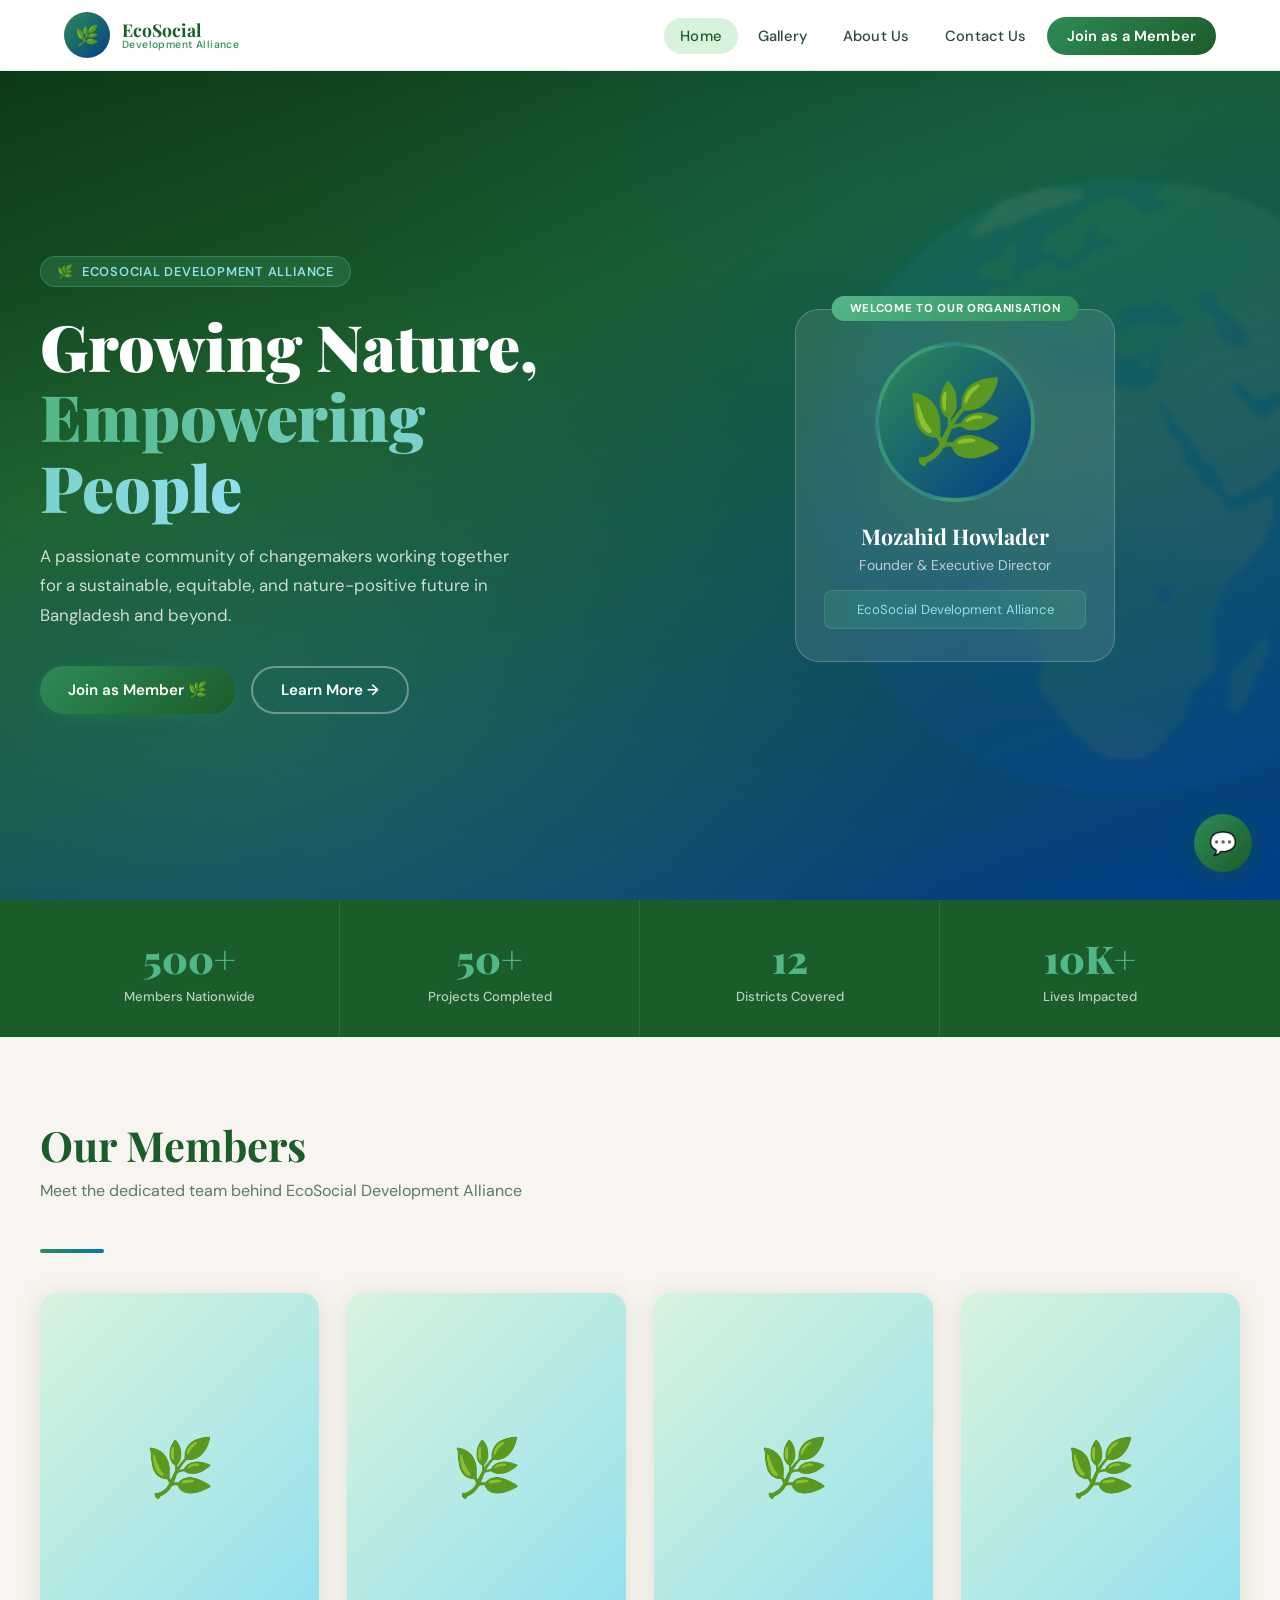
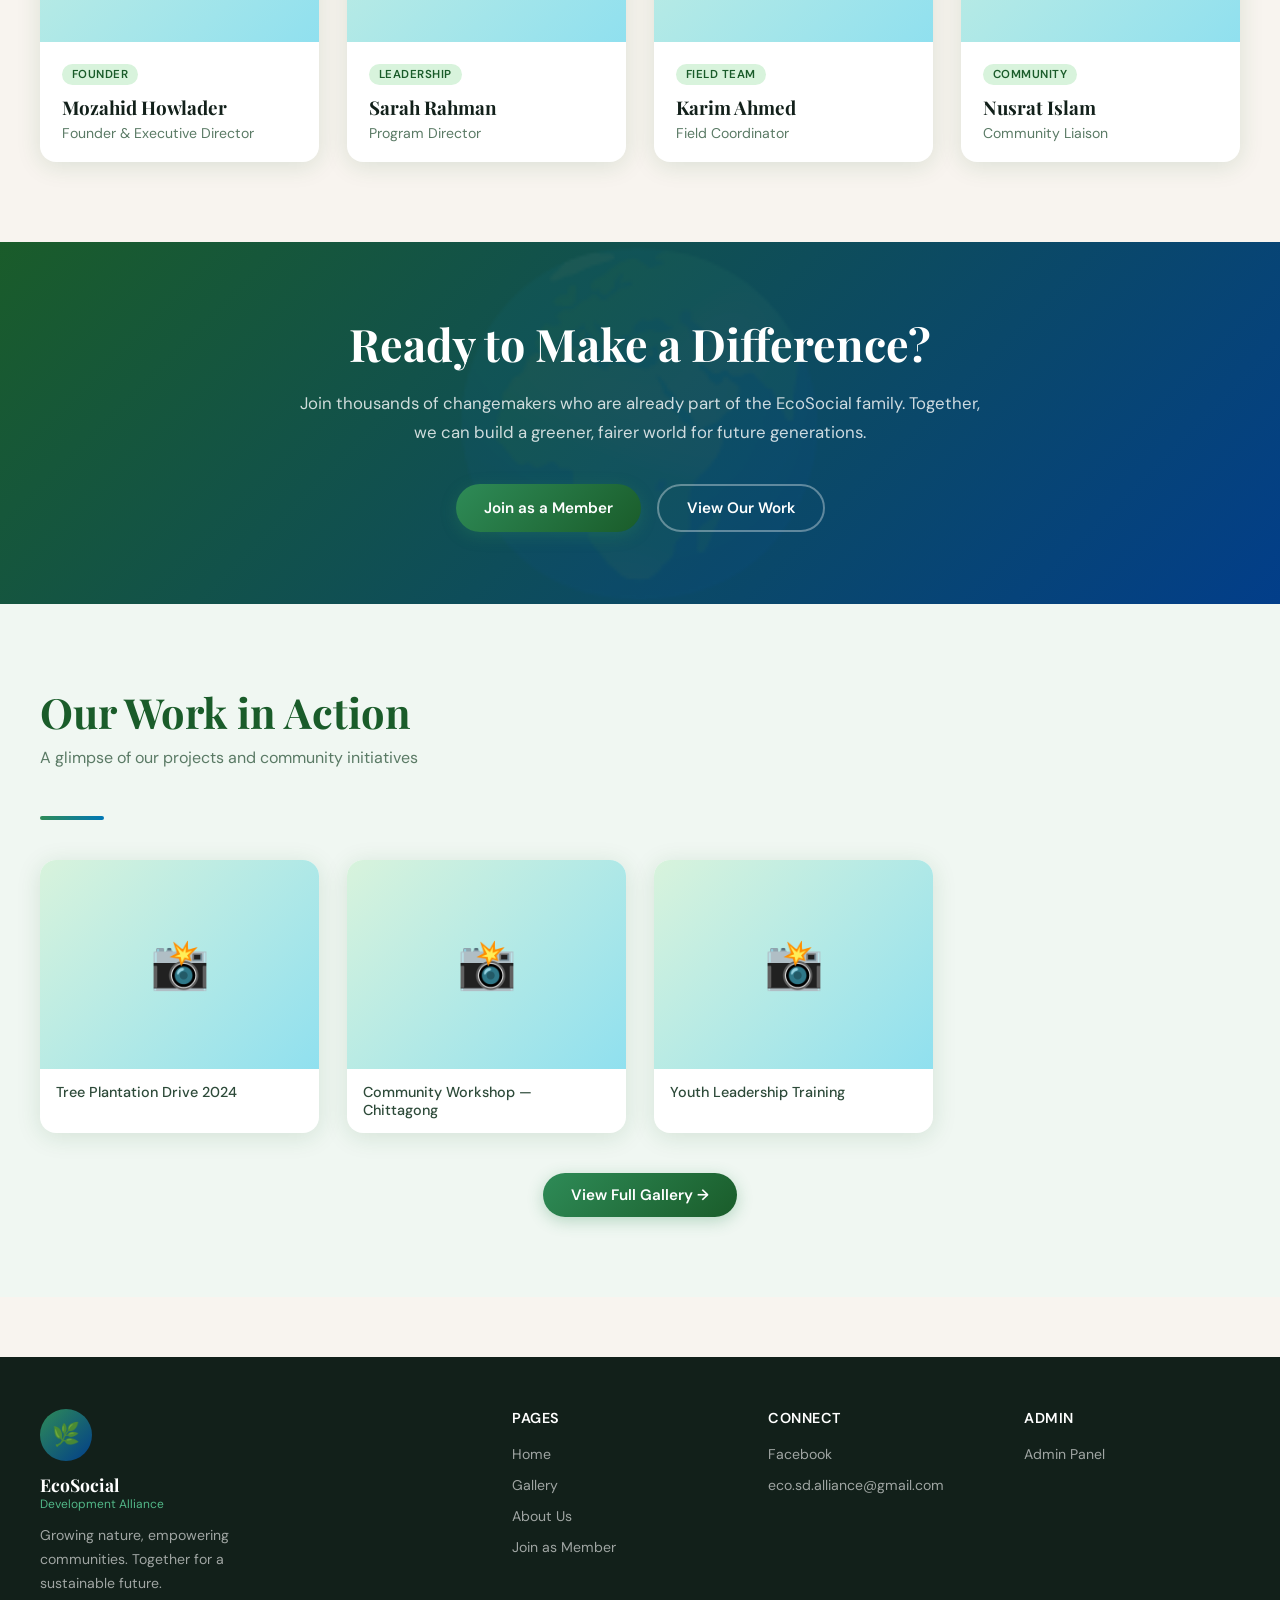
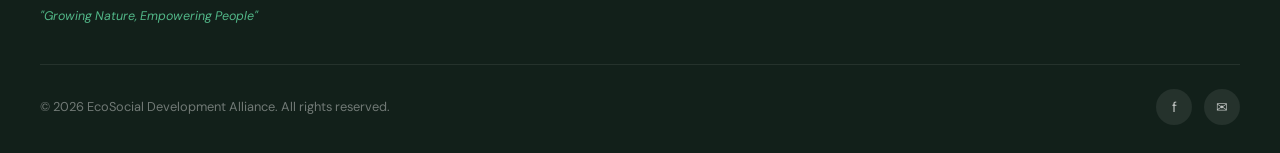
<file: index.html>
<!DOCTYPE html>
<html lang="en">
<head>
  <meta charset="UTF-8">
  <meta name="viewport" content="width=device-width, initial-scale=1.0">
  <title>EcoSocial Development Alliance — Growing Nature, Empowering People</title>
  <meta name="description" content="EcoSocial Development Alliance is a non-profit organization dedicated to environmental sustainability and social development in Bangladesh.">
  <meta name="keywords" content="EcoSocial, Development Alliance, environment, Bangladesh, NGO, sustainability, community development">
  <meta property="og:title" content="EcoSocial Development Alliance">
  <meta property="og:description" content="Growing Nature, Empowering People. Join our mission for a sustainable future.">
  <meta property="og:type" content="website">
  <link rel="stylesheet" href="style.css">
  <link rel="preconnect" href="https://fonts.googleapis.com">
  <style>
    /* HOME HERO */
    .hero {
      margin-top: 70px;
      min-height: calc(100vh - 70px);
      background: linear-gradient(160deg, #0d3a18 0%, #1a5c2a 35%, #023e8a 100%);
      display: flex;
      align-items: center;
      position: relative;
      overflow: hidden;
      padding: 60px 24px;
    }

    .hero::before {
      content: '';
      position: absolute;
      inset: 0;
      background:
        radial-gradient(ellipse at 20% 80%, rgba(82,183,136,0.18) 0%, transparent 50%),
        radial-gradient(ellipse at 80% 20%, rgba(0,119,182,0.18) 0%, transparent 50%);
    }

    .hero-world {
      position: absolute;
      right: -60px;
      top: 50%;
      transform: translateY(-50%);
      width: 560px;
      height: 560px;
      opacity: 0.08;
      font-size: 560px;
      line-height: 1;
      pointer-events: none;
    }

    .hero-inner {
      max-width: 1200px;
      margin: 0 auto;
      width: 100%;
      display: grid;
      grid-template-columns: 1fr 1fr;
      gap: 60px;
      align-items: center;
      position: relative;
    }

    .hero-text {
      color: white;
    }

    .hero-badge {
      display: inline-flex;
      align-items: center;
      gap: 8px;
      background: rgba(82,183,136,0.2);
      border: 1px solid rgba(82,183,136,0.4);
      border-radius: 50px;
      padding: 6px 16px;
      font-size: 0.8rem;
      color: #90e0ef;
      margin-bottom: 24px;
      letter-spacing: 0.06em;
      text-transform: uppercase;
      font-weight: 600;
    }

    .hero-badge::before { content: '🌿'; }

    .hero-title {
      font-family: 'Playfair Display', serif;
      font-size: clamp(2.4rem, 5vw, 4rem);
      font-weight: 900;
      line-height: 1.1;
      margin-bottom: 20px;
    }

    .hero-title span {
      background: linear-gradient(90deg, #52b788, #90e0ef);
      -webkit-background-clip: text;
      -webkit-text-fill-color: transparent;
      background-clip: text;
    }

    .hero-desc {
      font-size: 1.05rem;
      line-height: 1.75;
      color: rgba(255,255,255,0.78);
      margin-bottom: 36px;
      max-width: 480px;
    }

    .hero-actions {
      display: flex;
      gap: 16px;
      flex-wrap: wrap;
    }

    .hero-btn-secondary {
      display: inline-flex;
      align-items: center;
      gap: 8px;
      padding: 12px 28px;
      border-radius: 50px;
      font-weight: 600;
      font-size: 0.95rem;
      text-decoration: none;
      border: 2px solid rgba(255,255,255,0.35);
      color: white;
      transition: all 0.25s;
    }

    .hero-btn-secondary:hover {
      background: rgba(255,255,255,0.12);
      border-color: rgba(255,255,255,0.6);
    }

    .hero-visual {
      display: flex;
      justify-content: center;
      position: relative;
    }

    .hero-founder-card {
      background: rgba(255,255,255,0.1);
      backdrop-filter: blur(20px);
      border: 1px solid rgba(255,255,255,0.2);
      border-radius: 24px;
      padding: 32px 28px;
      text-align: center;
      color: white;
      max-width: 320px;
      width: 100%;
      position: relative;
    }

    .hero-founder-img-wrap {
      width: 160px;
      height: 160px;
      border-radius: 50%;
      border: 4px solid rgba(82,183,136,0.5);
      margin: 0 auto 20px;
      overflow: hidden;
      background: linear-gradient(135deg, #2e8b57, #023e8a);
      display: flex;
      align-items: center;
      justify-content: center;
      font-size: 5rem;
    }

    .hero-founder-img-wrap img {
      width: 100%;
      height: 100%;
      object-fit: cover;
    }

    .hero-founder-badge {
      position: absolute;
      top: -14px;
      left: 50%;
      transform: translateX(-50%);
      background: linear-gradient(135deg, #52b788, #2e8b57);
      color: white;
      padding: 5px 18px;
      border-radius: 50px;
      font-size: 0.72rem;
      font-weight: 700;
      text-transform: uppercase;
      letter-spacing: 0.06em;
      white-space: nowrap;
    }

    .hero-founder-name {
      font-family: 'Playfair Display', serif;
      font-size: 1.35rem;
      font-weight: 700;
      margin-bottom: 6px;
    }

    .hero-founder-role {
      font-size: 0.88rem;
      color: rgba(255,255,255,0.7);
      margin-bottom: 16px;
    }

    .hero-founder-org {
      background: rgba(82,183,136,0.2);
      border: 1px solid rgba(82,183,136,0.3);
      border-radius: 8px;
      padding: 10px 14px;
      font-size: 0.82rem;
      color: #90e0ef;
    }

    /* STATS */
    .stats-bar {
      background: var(--green-deep);
      padding: 0;
    }

    .stats-inner {
      max-width: 1200px;
      margin: 0 auto;
      display: grid;
      grid-template-columns: repeat(4, 1fr);
      divide: none;
    }

    .stat-item {
      padding: 32px 24px;
      text-align: center;
      color: white;
      border-right: 1px solid rgba(255,255,255,0.1);
    }

    .stat-item:last-child { border-right: none; }

    .stat-number {
      font-family: 'Playfair Display', serif;
      font-size: 2.4rem;
      font-weight: 900;
      color: #52b788;
    }

    .stat-label {
      font-size: 0.82rem;
      color: rgba(255,255,255,0.7);
      margin-top: 4px;
      font-weight: 500;
    }

    /* MEMBERS SECTION */
    .members-section {
      padding: 80px 24px;
    }

    .members-inner {
      max-width: 1200px;
      margin: 0 auto;
    }

    /* MISSION STRIP */
    .mission-strip {
      background: linear-gradient(135deg, var(--green-deep) 0%, var(--blue-ocean) 100%);
      padding: 72px 24px;
      text-align: center;
      position: relative;
      overflow: hidden;
    }

    .mission-strip::before {
      content: '🌍';
      position: absolute;
      font-size: 20rem;
      opacity: 0.04;
      top: 50%;
      left: 50%;
      transform: translate(-50%,-50%);
      pointer-events: none;
    }

    .mission-strip-inner {
      max-width: 700px;
      margin: 0 auto;
      position: relative;
    }

    .mission-strip h2 {
      font-family: 'Playfair Display', serif;
      font-size: clamp(1.8rem, 4vw, 2.8rem);
      color: white;
      font-weight: 700;
      margin-bottom: 16px;
    }

    .mission-strip p {
      color: rgba(255,255,255,0.8);
      font-size: 1.05rem;
      line-height: 1.75;
      margin-bottom: 36px;
    }

    /* GALLERY PREVIEW */
    .gallery-preview {
      padding: 80px 24px;
      background: #f0f7f2;
    }

    .gallery-preview-inner {
      max-width: 1200px;
      margin: 0 auto;
    }

    .preview-footer {
      text-align: center;
      margin-top: 40px;
    }

    @media (max-width: 768px) {
      .hero-inner { grid-template-columns: 1fr; }
      .hero-visual { order: -1; }
      .hero-founder-card { max-width: 280px; }
      .stats-inner { grid-template-columns: repeat(2, 1fr); }
      .stat-item { border-right: none; border-bottom: 1px solid rgba(255,255,255,0.1); }
    }
  </style>
</head>
<body>

  <div id="nav-placeholder"></div>

  <!-- HERO -->
  <section class="hero">
    <div class="hero-world">🌍</div>
    <div class="hero-inner">
      <div class="hero-text">
        <div class="hero-badge">EcoSocial Development Alliance</div>
        <h1 class="hero-title">
          Growing Nature,<br>
          <span>Empowering People</span>
        </h1>
        <p class="hero-desc" id="hero-desc">
          A passionate community of changemakers working together for a sustainable, equitable, and nature-positive future in Bangladesh and beyond.
        </p>
        <div class="hero-actions">
          <a href="join.html" class="btn btn-primary">Join as Member 🌿</a>
          <a href="about.html" class="hero-btn-secondary">Learn More →</a>
        </div>
      </div>
      <div class="hero-visual">
        <div class="hero-founder-card" id="hero-founder-card">
          <div class="hero-founder-badge">Welcome to Our Organisation</div>
          <div class="hero-founder-img-wrap" id="founder-img-wrap">🌿</div>
          <div class="hero-founder-name" id="founder-name">Mozahid Howlader</div>
          <div class="hero-founder-role" id="founder-role">Founder</div>
          <div class="hero-founder-org">EcoSocial Development Alliance</div>
        </div>
      </div>
    </div>
  </section>

  <!-- STATS -->
  <section class="stats-bar">
    <div class="stats-inner" id="stats-bar"></div>
  </section>

  <!-- MEMBERS -->
  <section class="members-section">
    <div class="members-inner">
      <div class="section-title">Our Members</div>
      <div class="section-subtitle">Meet the dedicated team behind EcoSocial Development Alliance</div>
      <div class="divider"></div>
      <div class="card-grid" id="members-grid"></div>
    </div>
  </section>

  <!-- MISSION -->
  <section class="mission-strip">
    <div class="mission-strip-inner">
      <h2>Ready to Make a Difference?</h2>
      <p>Join thousands of changemakers who are already part of the EcoSocial family. Together, we can build a greener, fairer world for future generations.</p>
      <div style="display:flex;gap:16px;justify-content:center;flex-wrap:wrap;">
        <a href="join.html" class="btn btn-primary">Join as a Member</a>
        <a href="gallery.html" style="display:inline-flex;align-items:center;gap:8px;padding:12px 28px;border-radius:50px;font-weight:600;font-size:.95rem;text-decoration:none;border:2px solid rgba(255,255,255,.35);color:white;transition:all .25s;">View Our Work</a>
      </div>
    </div>
  </section>

  <!-- GALLERY PREVIEW -->
  <section class="gallery-preview">
    <div class="gallery-preview-inner">
      <div class="section-title">Our Work in Action</div>
      <div class="section-subtitle">A glimpse of our projects and community initiatives</div>
      <div class="divider"></div>
      <div class="card-grid" id="gallery-preview-grid"></div>
      <div class="preview-footer">
        <a href="gallery.html" class="btn btn-primary">View Full Gallery →</a>
      </div>
    </div>
  </section>

  <div id="footer-placeholder"></div>
  <div id="contact-fab-placeholder"></div>

  <script src="data.js"></script>
  <script>
    document.getElementById('nav-placeholder').innerHTML = renderNav('home');
    document.getElementById('footer-placeholder').innerHTML = renderFooter();
    document.getElementById('contact-fab-placeholder').innerHTML = renderContactFAB();

    const data = getSiteData();

    // Founder card
    const founder = data.members.find(m => m.featured) || data.members[0];
    if (founder) {
      document.getElementById('founder-name').textContent = founder.name;
      document.getElementById('founder-role').textContent = founder.role;
      const imgWrap = document.getElementById('founder-img-wrap');
      if (founder.image) {
        imgWrap.innerHTML = `<img src="${founder.image}" alt="${founder.name}">`;
      }
    }

    // Stats
    const stats = data.aboutUs.stats;
    document.getElementById('stats-bar').innerHTML = stats.map(s => `
      <div class="stat-item">
        <div class="stat-number">${s.number}</div>
        <div class="stat-label">${s.label}</div>
      </div>
    `).join('');

    // Members grid
    document.getElementById('members-grid').innerHTML = data.members.map(m => `
      <div class="member-card">
        ${m.image
          ? `<img src="${m.image}" alt="${m.name}" class="member-card-img">`
          : `<div class="member-card-img-placeholder">🌿</div>`
        }
        <div class="member-card-body">
          <span class="member-card-badge">${m.badge}</span>
          <div class="member-card-name">${m.name}</div>
          <div class="member-card-role">${m.role}</div>
        </div>
      </div>
    `).join('');

    // Gallery preview (first 3)
    document.getElementById('gallery-preview-grid').innerHTML = data.gallery.slice(0,3).map(g => `
      <div class="gallery-card">
        ${g.image
          ? `<img src="${g.image}" alt="${g.caption}">`
          : `<div class="gallery-card-placeholder">📸</div>`
        }
        <div class="gallery-card-caption">${g.caption}</div>
      </div>
    `).join('');
  </script>
</body>
</html>
</file>
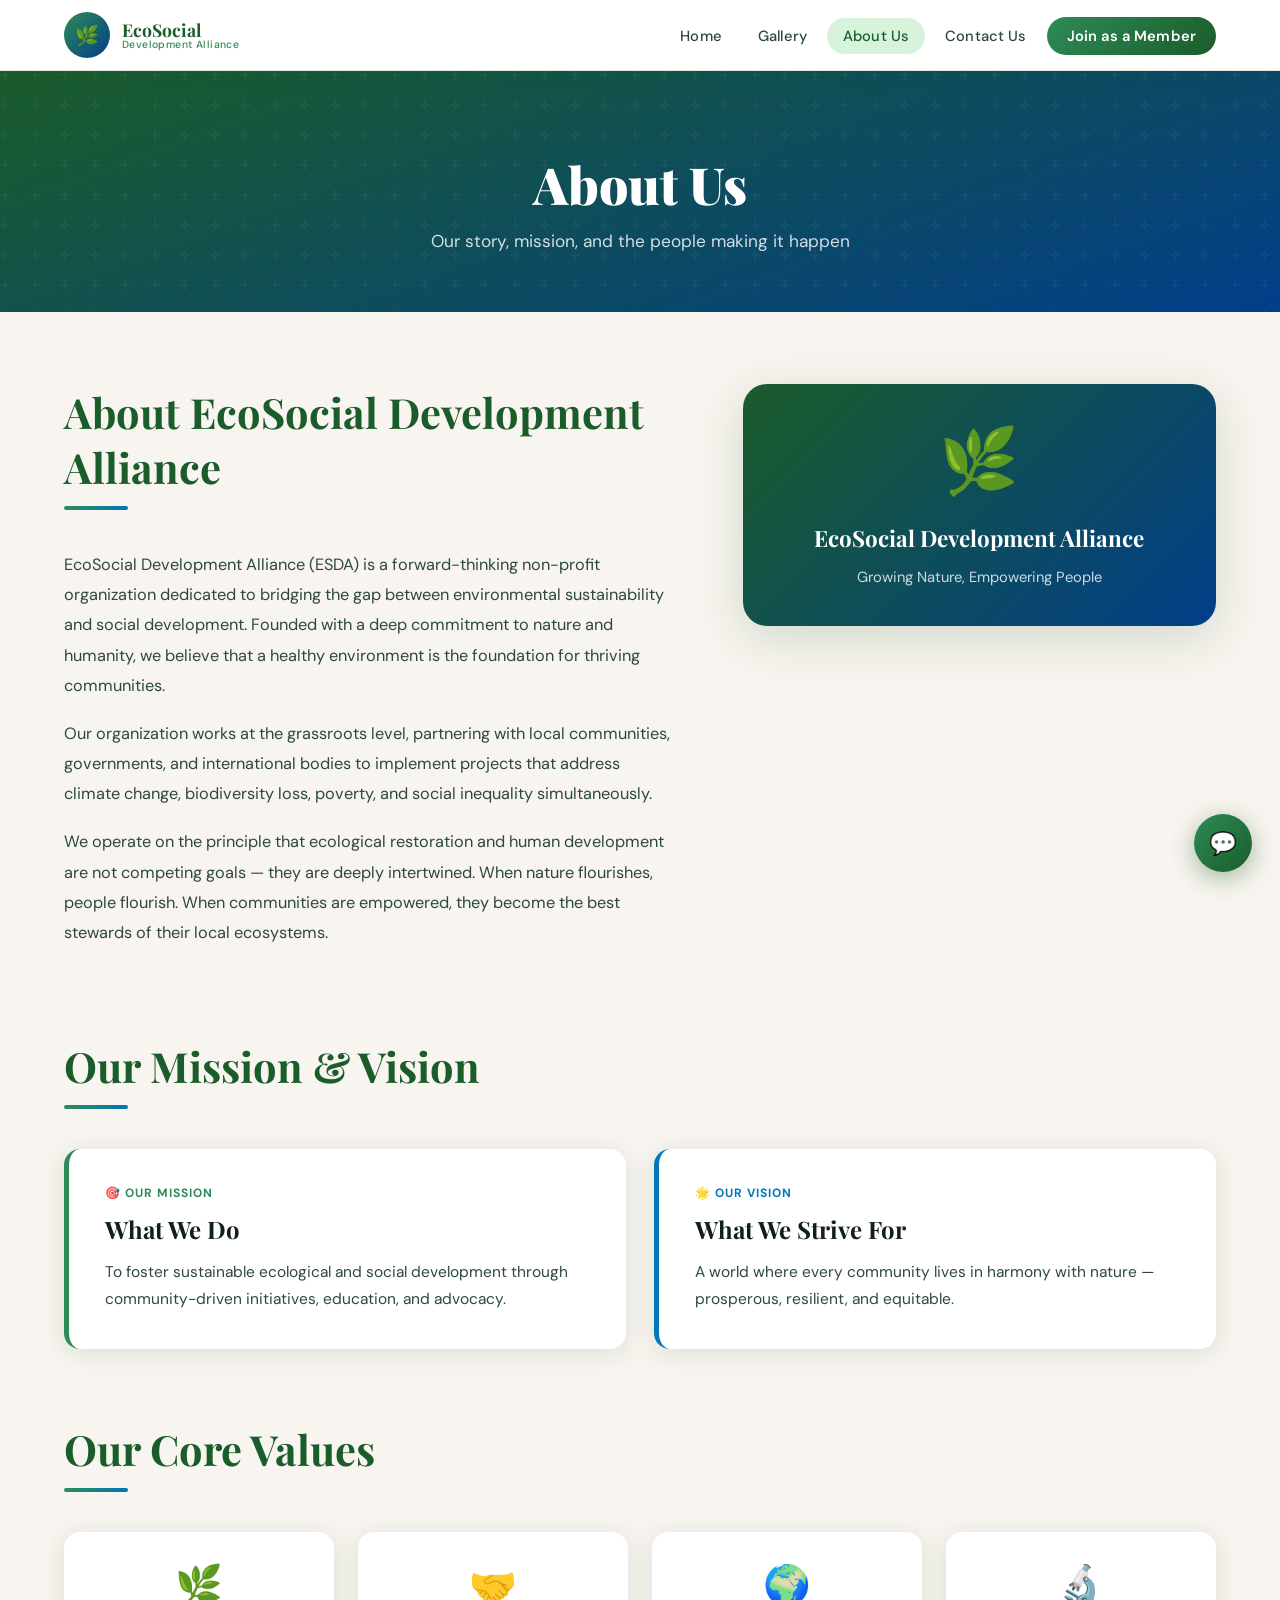
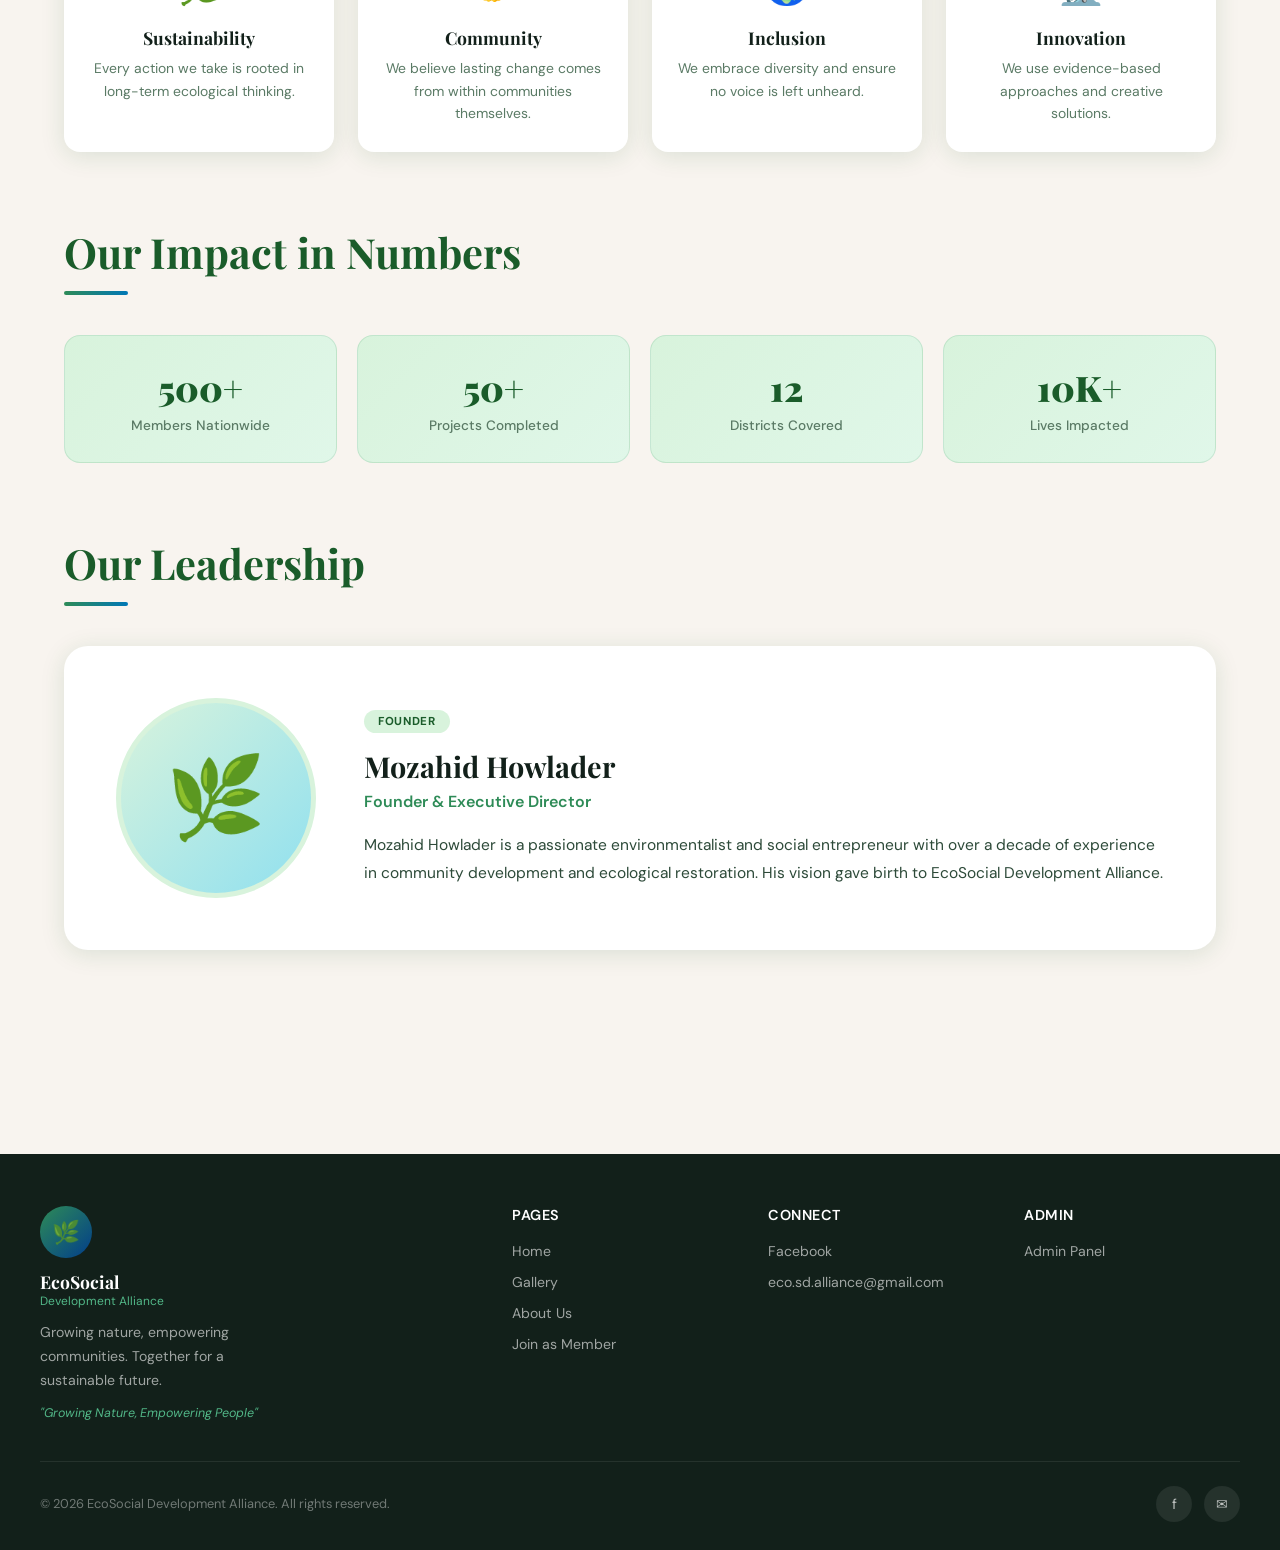
<file: about.html>
<!DOCTYPE html>
<html lang="en">
<head>
  <meta charset="UTF-8">
  <meta name="viewport" content="width=device-width, initial-scale=1.0">
  <title>About Us — EcoSocial Development Alliance</title>
  <meta name="description" content="Learn about EcoSocial Development Alliance — our mission, vision, values, and the team driving change for a sustainable future.">
  <link rel="stylesheet" href="style.css">
  <link rel="preconnect" href="https://fonts.googleapis.com">
  <style>
    .about-intro {
      display: grid;
      grid-template-columns: 1.3fr 1fr;
      gap: 64px;
      align-items: start;
      margin-bottom: 72px;
    }

    .about-text p {
      font-size: 1.02rem;
      line-height: 1.85;
      color: var(--text);
      margin-bottom: 18px;
    }

    .about-visual {
      position: sticky;
      top: 90px;
    }

    .about-card {
      background: linear-gradient(135deg, var(--green-deep), var(--blue-ocean));
      border-radius: 24px;
      padding: 36px;
      color: white;
      text-align: center;
      box-shadow: var(--shadow-lg);
    }

    .about-card-icon {
      font-size: 4rem;
      margin-bottom: 20px;
    }

    .about-card h3 {
      font-family: 'Playfair Display', serif;
      font-size: 1.4rem;
      margin-bottom: 12px;
    }

    .about-card p {
      color: rgba(255,255,255,0.8);
      font-size: 0.92rem;
      line-height: 1.7;
    }

    /* MISSION VISION */
    .mv-grid {
      display: grid;
      grid-template-columns: 1fr 1fr;
      gap: 28px;
      margin-bottom: 72px;
    }

    .mv-card {
      background: white;
      border-radius: var(--radius);
      padding: 36px;
      box-shadow: var(--shadow);
      border-left: 5px solid var(--green-mid);
    }

    .mv-card.vision { border-left-color: var(--blue-mid); }

    .mv-card-label {
      font-size: 0.75rem;
      font-weight: 700;
      text-transform: uppercase;
      letter-spacing: 0.08em;
      color: var(--green-mid);
      margin-bottom: 12px;
    }

    .mv-card.vision .mv-card-label { color: var(--blue-mid); }

    .mv-card h3 {
      font-family: 'Playfair Display', serif;
      font-size: 1.5rem;
      margin-bottom: 14px;
      color: var(--dark);
    }

    .mv-card p {
      color: var(--text);
      line-height: 1.75;
      font-size: 0.97rem;
    }

    /* VALUES */
    .values-grid {
      display: grid;
      grid-template-columns: repeat(auto-fill, minmax(220px, 1fr));
      gap: 24px;
      margin-bottom: 72px;
    }

    .value-card {
      background: white;
      border-radius: var(--radius);
      padding: 28px 24px;
      box-shadow: var(--shadow);
      text-align: center;
      transition: all 0.3s;
    }

    .value-card:hover {
      transform: translateY(-4px);
      box-shadow: var(--shadow-lg);
    }

    .value-icon {
      font-size: 2.4rem;
      margin-bottom: 16px;
    }

    .value-title {
      font-family: 'Playfair Display', serif;
      font-size: 1.1rem;
      font-weight: 700;
      color: var(--dark);
      margin-bottom: 8px;
    }

    .value-desc {
      font-size: 0.87rem;
      color: var(--text-light);
      line-height: 1.6;
    }

    /* STATS */
    .stats-grid {
      display: grid;
      grid-template-columns: repeat(4, 1fr);
      gap: 20px;
      margin-bottom: 72px;
    }

    .stat-card {
      background: linear-gradient(135deg, var(--green-pale), #e0f7e9);
      border-radius: var(--radius);
      padding: 28px 20px;
      text-align: center;
      border: 1px solid rgba(46,139,87,0.15);
    }

    .stat-card-number {
      font-family: 'Playfair Display', serif;
      font-size: 2.2rem;
      font-weight: 900;
      color: var(--green-deep);
    }

    .stat-card-label {
      font-size: 0.85rem;
      color: var(--text-light);
      margin-top: 6px;
      font-weight: 500;
    }

    /* FOUNDER SECTION */
    .founder-section {
      background: white;
      border-radius: 24px;
      padding: 52px;
      box-shadow: var(--shadow);
      display: grid;
      grid-template-columns: auto 1fr;
      gap: 48px;
      align-items: center;
      margin-bottom: 72px;
    }

    .founder-img-wrap {
      width: 200px;
      height: 200px;
      border-radius: 50%;
      overflow: hidden;
      border: 5px solid var(--green-pale);
      background: linear-gradient(135deg, var(--green-pale), var(--blue-light));
      display: flex;
      align-items: center;
      justify-content: center;
      font-size: 5rem;
      flex-shrink: 0;
    }

    .founder-img-wrap img { width: 100%; height: 100%; object-fit: cover; }

    .founder-info .badge {
      display: inline-block;
      background: var(--green-pale);
      color: var(--green-deep);
      font-size: 0.72rem;
      font-weight: 700;
      padding: 4px 14px;
      border-radius: 50px;
      margin-bottom: 14px;
      text-transform: uppercase;
      letter-spacing: 0.06em;
    }

    .founder-info h3 {
      font-family: 'Playfair Display', serif;
      font-size: 1.8rem;
      font-weight: 700;
      color: var(--dark);
      margin-bottom: 6px;
    }

    .founder-info .role {
      color: var(--green-mid);
      font-weight: 600;
      margin-bottom: 20px;
    }

    .founder-info p {
      color: var(--text);
      line-height: 1.8;
      font-size: 0.97rem;
    }

    @media (max-width: 900px) {
      .about-intro { grid-template-columns: 1fr; }
      .about-visual { position: static; }
      .mv-grid { grid-template-columns: 1fr; }
      .stats-grid { grid-template-columns: repeat(2, 1fr); }
      .founder-section { grid-template-columns: 1fr; text-align: center; }
      .founder-img-wrap { margin: 0 auto; }
    }
  </style>
</head>
<body>
  <div id="nav-placeholder"></div>

  <div class="page-hero">
    <h1>About Us</h1>
    <p>Our story, mission, and the people making it happen</p>
  </div>

  <div class="section">
    <!-- INTRO -->
    <div class="about-intro" id="about-intro">
      <div class="about-text" id="about-content"></div>
      <div class="about-visual">
        <div class="about-card">
          <div class="about-card-icon">🌿</div>
          <h3 id="about-card-name">EcoSocial Development Alliance</h3>
          <p id="about-card-tagline">Growing Nature, Empowering People</p>
        </div>
      </div>
    </div>

    <!-- MISSION & VISION -->
    <div class="section-title">Our Mission & Vision</div>
    <div class="divider"></div>
    <div class="mv-grid" id="mv-grid"></div>

    <!-- VALUES -->
    <div class="section-title">Our Core Values</div>
    <div class="divider"></div>
    <div class="values-grid" id="values-grid"></div>

    <!-- STATS -->
    <div class="section-title">Our Impact in Numbers</div>
    <div class="divider"></div>
    <div class="stats-grid" id="stats-grid"></div>

    <!-- FOUNDER -->
    <div class="section-title" id="team-title">Our Leadership</div>
    <div class="divider"></div>
    <div class="founder-section" id="founder-section"></div>
  </div>

  <div id="footer-placeholder"></div>
  <div id="contact-fab-placeholder"></div>

  <script src="data.js"></script>
  <script>
    document.getElementById('nav-placeholder').innerHTML = renderNav('about');
    document.getElementById('footer-placeholder').innerHTML = renderFooter();
    document.getElementById('contact-fab-placeholder').innerHTML = renderContactFAB();

    const data = getSiteData();
    const au = data.aboutUs;
    const si = data.siteInfo;

    // About content
    document.getElementById('about-card-tagline').textContent = si.tagline;
    document.getElementById('about-content').innerHTML = `
      <div class="section-title">${au.title}</div>
      <div class="divider"></div>
      ${au.content.split('\n\n').map(p => `<p>${p.trim()}</p>`).join('')}
    `;

    // Mission/Vision
    document.getElementById('mv-grid').innerHTML = `
      <div class="mv-card">
        <div class="mv-card-label">🎯 Our Mission</div>
        <h3>What We Do</h3>
        <p>${au.mission}</p>
      </div>
      <div class="mv-card vision">
        <div class="mv-card-label">🌟 Our Vision</div>
        <h3>What We Strive For</h3>
        <p>${au.vision}</p>
      </div>
    `;

    // Values
    document.getElementById('values-grid').innerHTML = au.values.map(v => `
      <div class="value-card">
        <div class="value-icon">${v.icon}</div>
        <div class="value-title">${v.title}</div>
        <div class="value-desc">${v.desc}</div>
      </div>
    `).join('');

    // Stats
    document.getElementById('stats-grid').innerHTML = au.stats.map(s => `
      <div class="stat-card">
        <div class="stat-card-number">${s.number}</div>
        <div class="stat-card-label">${s.label}</div>
      </div>
    `).join('');

    // Team
    document.getElementById('team-title').textContent = au.teamTitle;
    const founder = data.members.find(m => m.featured) || data.members[0];
    document.getElementById('founder-section').innerHTML = `
      <div class="founder-img-wrap">
        ${founder && founder.image
          ? `<img src="${founder.image}" alt="${au.founderName}">`
          : '🌿'}
      </div>
      <div class="founder-info">
        <span class="badge">Founder</span>
        <h3>${au.founderName}</h3>
        <div class="role">${au.founderRole}</div>
        <p>${au.founderBio}</p>
      </div>
    `;
  </script>
</body>
</html>
</file>
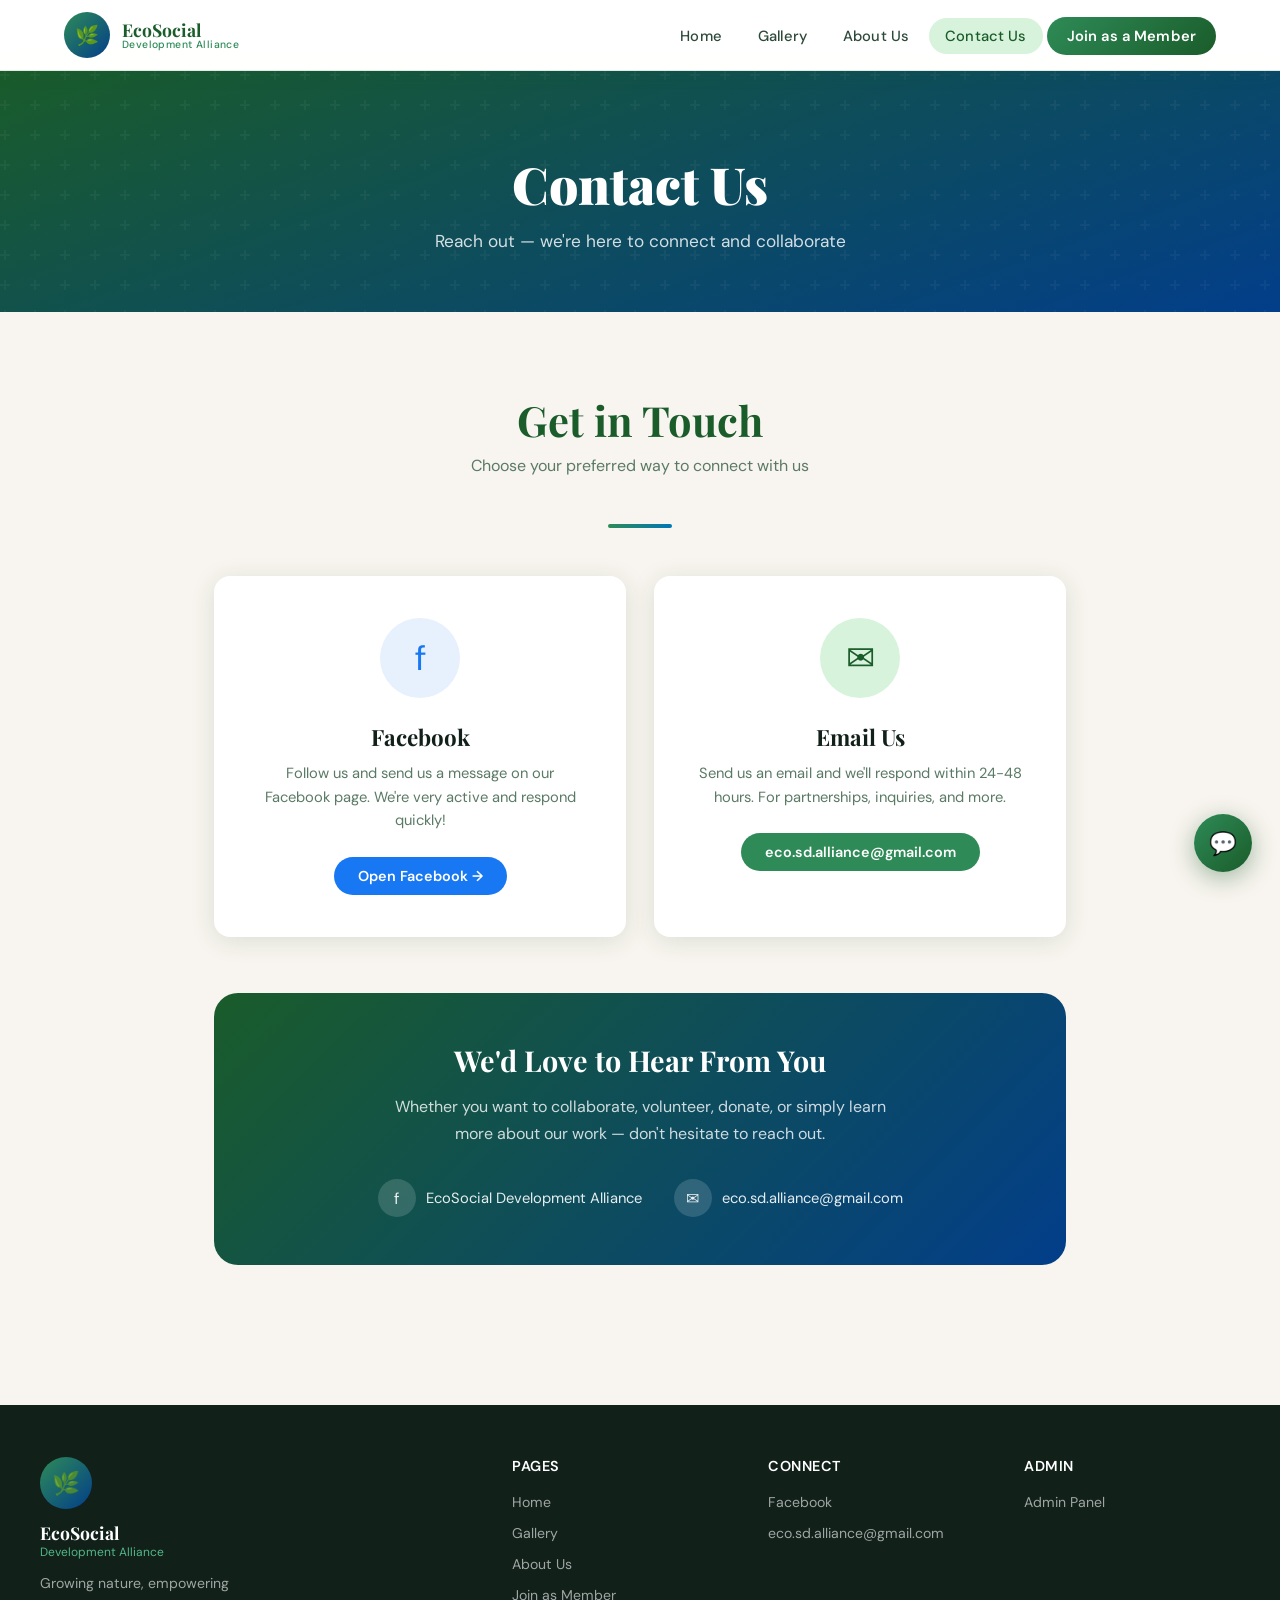
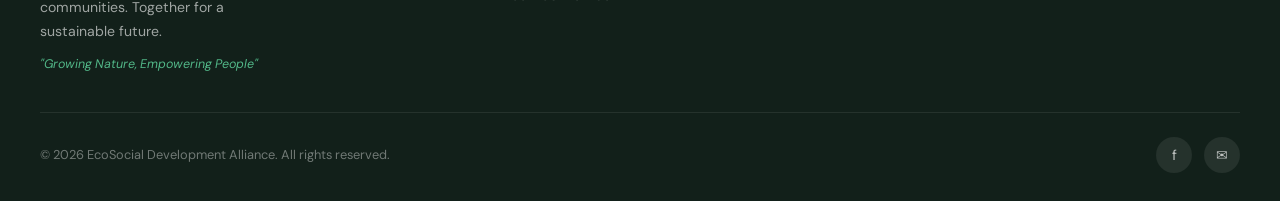
<file: contact.html>
<!DOCTYPE html>
<html lang="en">
<head>
  <meta charset="UTF-8">
  <meta name="viewport" content="width=device-width, initial-scale=1.0">
  <title>Contact Us — EcoSocial Development Alliance</title>
  <meta name="description" content="Get in touch with EcoSocial Development Alliance via Facebook or Email. We'd love to hear from you.">
  <link rel="stylesheet" href="style.css">
  <link rel="preconnect" href="https://fonts.googleapis.com">
  <style>
    .contact-page {
      padding: 80px 24px;
      max-width: 900px;
      margin: 0 auto;
    }

    .contact-cards {
      display: grid;
      grid-template-columns: 1fr 1fr;
      gap: 28px;
      margin-bottom: 56px;
    }

    .contact-card {
      background: white;
      border-radius: var(--radius);
      padding: 40px 36px;
      box-shadow: var(--shadow);
      text-align: center;
      text-decoration: none;
      color: var(--text);
      transition: all 0.3s;
      border: 2px solid transparent;
      display: block;
    }

    .contact-card:hover {
      transform: translateY(-6px);
      box-shadow: var(--shadow-lg);
    }

    .contact-card.fb:hover { border-color: #1877f2; }
    .contact-card.email:hover { border-color: var(--green-mid); }

    .contact-card-icon {
      width: 80px;
      height: 80px;
      border-radius: 50%;
      margin: 0 auto 24px;
      display: flex;
      align-items: center;
      justify-content: center;
      font-size: 2.2rem;
    }

    .contact-card.fb .contact-card-icon {
      background: #e7f0fd;
      color: #1877f2;
    }

    .contact-card.email .contact-card-icon {
      background: var(--green-pale);
      color: var(--green-deep);
    }

    .contact-card h3 {
      font-family: 'Playfair Display', serif;
      font-size: 1.4rem;
      font-weight: 700;
      margin-bottom: 10px;
      color: var(--dark);
    }

    .contact-card p {
      color: var(--text-light);
      font-size: 0.92rem;
      line-height: 1.6;
      margin-bottom: 24px;
    }

    .contact-card .link-badge {
      display: inline-block;
      padding: 10px 24px;
      border-radius: 50px;
      font-weight: 600;
      font-size: 0.9rem;
    }

    .contact-card.fb .link-badge {
      background: #1877f2;
      color: white;
    }

    .contact-card.email .link-badge {
      background: var(--green-mid);
      color: white;
    }

    /* INFO SECTION */
    .info-section {
      background: linear-gradient(135deg, var(--green-deep), var(--blue-ocean));
      border-radius: 24px;
      padding: 48px;
      color: white;
      text-align: center;
    }

    .info-section h3 {
      font-family: 'Playfair Display', serif;
      font-size: 1.8rem;
      margin-bottom: 14px;
    }

    .info-section p {
      color: rgba(255,255,255,0.8);
      font-size: 1rem;
      line-height: 1.7;
      max-width: 500px;
      margin: 0 auto 32px;
    }

    .contact-info-items {
      display: flex;
      gap: 32px;
      justify-content: center;
      flex-wrap: wrap;
    }

    .contact-info-item {
      display: flex;
      align-items: center;
      gap: 10px;
      color: rgba(255,255,255,0.9);
      font-size: 0.92rem;
    }

    .contact-info-item .ic {
      width: 38px;
      height: 38px;
      background: rgba(255,255,255,0.15);
      border-radius: 50%;
      display: flex;
      align-items: center;
      justify-content: center;
      font-size: 1rem;
    }

    @media (max-width: 640px) {
      .contact-cards { grid-template-columns: 1fr; }
      .info-section { padding: 36px 24px; }
    }
  </style>
</head>
<body>
  <div id="nav-placeholder"></div>

  <div class="page-hero">
    <h1>Contact Us</h1>
    <p>Reach out — we're here to connect and collaborate</p>
  </div>

  <div class="contact-page">
    <div class="section-title" style="text-align:center;">Get in Touch</div>
    <div class="section-subtitle" style="text-align:center;">Choose your preferred way to connect with us</div>
    <div class="divider" style="margin:12px auto 48px;"></div>

    <div class="contact-cards">
      <a href="#" class="contact-card fb" id="fb-card">
        <div class="contact-card-icon">f</div>
        <h3>Facebook</h3>
        <p>Follow us and send us a message on our Facebook page. We're very active and respond quickly!</p>
        <span class="link-badge">Open Facebook →</span>
      </a>

      <a href="#" class="contact-card email" id="email-card">
        <div class="contact-card-icon">✉</div>
        <h3>Email Us</h3>
        <p>Send us an email and we'll respond within 24-48 hours. For partnerships, inquiries, and more.</p>
        <span class="link-badge" id="email-badge">Send Email →</span>
      </a>
    </div>

    <div class="info-section">
      <h3>We'd Love to Hear From You</h3>
      <p>Whether you want to collaborate, volunteer, donate, or simply learn more about our work — don't hesitate to reach out.</p>
      <div class="contact-info-items">
        <div class="contact-info-item">
          <div class="ic">f</div>
          <span id="fb-display">EcoSocial Development Alliance</span>
        </div>
        <div class="contact-info-item">
          <div class="ic">✉</div>
          <span id="email-display">eco.sd.alliance@gmail.com</span>
        </div>
      </div>
    </div>
  </div>

  <div id="footer-placeholder"></div>
  <div id="contact-fab-placeholder"></div>

  <script src="data.js"></script>
  <script>
    document.getElementById('nav-placeholder').innerHTML = renderNav('contact');
    document.getElementById('footer-placeholder').innerHTML = renderFooter();
    document.getElementById('contact-fab-placeholder').innerHTML = renderContactFAB();

    const data = getSiteData();
    const si = data.siteInfo;

    document.getElementById('fb-card').href = si.facebook;
    document.getElementById('email-card').href = `mailto:${si.email}`;
    document.getElementById('email-badge').textContent = si.email;
    document.getElementById('email-display').textContent = si.email;
    document.getElementById('fb-card').target = '_blank';
  </script>
</body>
</html>
</file>
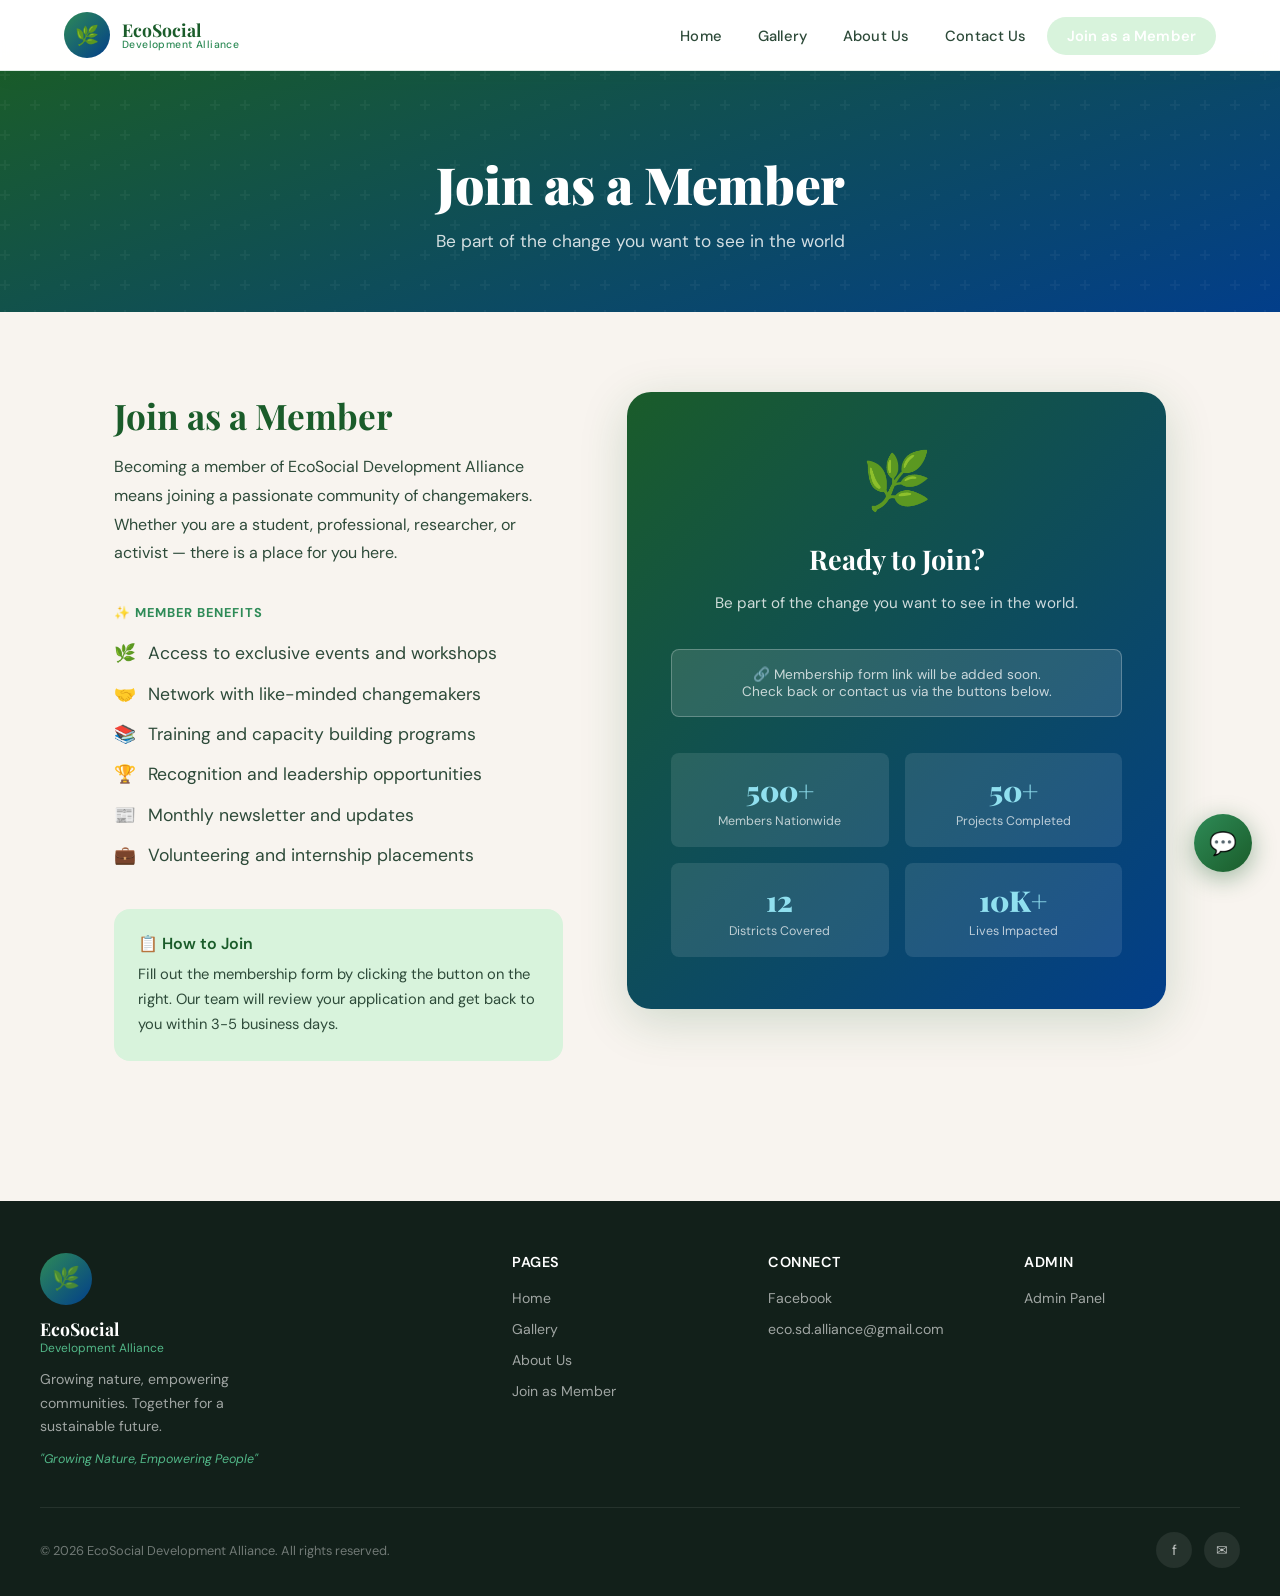
<file: join.html>
<!DOCTYPE html>
<html lang="en">
<head>
  <meta charset="UTF-8">
  <meta name="viewport" content="width=device-width, initial-scale=1.0">
  <title>Join as a Member — EcoSocial Development Alliance</title>
  <meta name="description" content="Join EcoSocial Development Alliance as a member and be part of the change for a sustainable future.">
  <link rel="stylesheet" href="style.css">
  <link rel="preconnect" href="https://fonts.googleapis.com">
  <style>
    .join-layout {
      max-width: 1100px;
      margin: 0 auto;
      padding: 80px 24px;
      display: grid;
      grid-template-columns: 1fr 1.2fr;
      gap: 64px;
      align-items: start;
    }

    .join-info h2 {
      font-family: 'Playfair Display', serif;
      font-size: 2.2rem;
      font-weight: 700;
      color: var(--green-deep);
      margin-bottom: 14px;
    }

    .join-info > p {
      color: var(--text);
      font-size: 1rem;
      line-height: 1.8;
      margin-bottom: 36px;
    }

    .benefits-title {
      font-size: 0.8rem;
      font-weight: 700;
      text-transform: uppercase;
      letter-spacing: 0.08em;
      color: var(--green-mid);
      margin-bottom: 18px;
    }

    .benefits-list {
      list-style: none;
      display: flex;
      flex-direction: column;
      gap: 13px;
      margin-bottom: 40px;
    }

    .benefits-list li {
      display: flex;
      align-items: flex-start;
      gap: 12px;
      font-size: 0.95rem;
      color: var(--text);
      line-height: 1.5;
    }

    .benefits-list li span {
      font-size: 1.1rem;
      flex-shrink: 0;
      margin-top: 1px;
    }

    .join-cta-card {
      background: linear-gradient(135deg, var(--green-deep), var(--blue-ocean));
      border-radius: 24px;
      padding: 52px 44px;
      color: white;
      text-align: center;
      box-shadow: var(--shadow-lg);
      position: sticky;
      top: 90px;
    }

    .join-cta-card .icon {
      font-size: 3.5rem;
      margin-bottom: 24px;
    }

    .join-cta-card h3 {
      font-family: 'Playfair Display', serif;
      font-size: 1.7rem;
      font-weight: 700;
      margin-bottom: 14px;
    }

    .join-cta-card p {
      color: rgba(255,255,255,0.8);
      font-size: 0.95rem;
      line-height: 1.7;
      margin-bottom: 32px;
    }

    .join-cta-btn {
      display: inline-flex;
      align-items: center;
      gap: 10px;
      background: white;
      color: var(--green-deep);
      padding: 16px 36px;
      border-radius: 50px;
      font-weight: 700;
      font-size: 1rem;
      text-decoration: none;
      transition: all 0.3s;
      box-shadow: 0 4px 20px rgba(0,0,0,0.2);
    }

    .join-cta-btn:hover {
      transform: translateY(-3px);
      box-shadow: 0 10px 36px rgba(0,0,0,0.28);
    }

    .no-form-notice {
      background: rgba(255,255,255,0.12);
      border: 1px solid rgba(255,255,255,0.25);
      border-radius: var(--radius-sm);
      padding: 16px 20px;
      margin-top: 20px;
      font-size: 0.85rem;
      color: rgba(255,255,255,0.75);
    }

    .join-stats {
      display: grid;
      grid-template-columns: 1fr 1fr;
      gap: 16px;
      margin-top: 36px;
    }

    .join-stat {
      background: rgba(255,255,255,0.1);
      border-radius: var(--radius-sm);
      padding: 18px 14px;
      text-align: center;
    }

    .join-stat-num {
      font-family: 'Playfair Display', serif;
      font-size: 1.8rem;
      font-weight: 900;
      color: #90e0ef;
    }

    .join-stat-label {
      font-size: 0.78rem;
      color: rgba(255,255,255,0.7);
      margin-top: 4px;
    }

    @media (max-width: 768px) {
      .join-layout { grid-template-columns: 1fr; }
      .join-cta-card { position: static; }
    }
  </style>
</head>
<body>
  <div id="nav-placeholder"></div>

  <div class="page-hero">
    <h1>Join as a Member</h1>
    <p>Be part of the change you want to see in the world</p>
  </div>

  <div class="join-layout">
    <div class="join-info">
      <h2 id="join-title">Join Our Alliance</h2>
      <p id="join-description">Becoming a member of EcoSocial Development Alliance means joining a passionate community of changemakers.</p>

      <div class="benefits-title">✨ Member Benefits</div>
      <ul class="benefits-list" id="benefits-list"></ul>

      <div style="background:var(--green-pale);border-radius:var(--radius);padding:24px;">
        <div style="font-weight:600;color:var(--green-deep);margin-bottom:8px;">📋 How to Join</div>
        <div style="font-size:.92rem;color:var(--text);line-height:1.7;">
          Fill out the membership form by clicking the button on the right. Our team will review your application and get back to you within 3-5 business days.
        </div>
      </div>
    </div>

    <div class="join-cta-card">
      <div class="icon">🌿</div>
      <h3>Ready to Join?</h3>
      <p id="join-subtitle">Complete our membership form and become part of something bigger than yourself.</p>

      <div id="join-btn-wrap">
        <div class="no-form-notice">
          🔗 Membership form link will be added soon.<br>Check back or contact us via the buttons below.
        </div>
      </div>

      <div class="join-stats" id="join-stats"></div>
    </div>
  </div>

  <div id="footer-placeholder"></div>
  <div id="contact-fab-placeholder"></div>

  <script src="data.js"></script>
  <script>
    document.getElementById('nav-placeholder').innerHTML = renderNav('join');
    document.getElementById('footer-placeholder').innerHTML = renderFooter();
    document.getElementById('contact-fab-placeholder').innerHTML = renderContactFAB();

    const data = getSiteData();
    const jp = data.joinPage;
    const au = data.aboutUs;

    document.getElementById('join-title').textContent = jp.title;
    document.getElementById('join-description').textContent = jp.description;
    document.getElementById('join-subtitle').textContent = jp.subtitle;

    document.getElementById('benefits-list').innerHTML = jp.benefits.map(b => `
      <li><span>${b.split(' ')[0]}</span> <span>${b.split(' ').slice(1).join(' ')}</span></li>
    `).join('');

    if (jp.formLink) {
      document.getElementById('join-btn-wrap').innerHTML = `
        <a href="${jp.formLink}" target="_blank" class="join-cta-btn">
          📝 Fill Membership Form
        </a>
      `;
    }

    document.getElementById('join-stats').innerHTML = au.stats.slice(0,4).map(s => `
      <div class="join-stat">
        <div class="join-stat-num">${s.number}</div>
        <div class="join-stat-label">${s.label}</div>
      </div>
    `).join('');
  </script>
</body>
</html>
</file>
<file: style.css>
/* =========================================
   EcoSocial Development Alliance - styles
   ========================================= */

@import url('https://fonts.googleapis.com/css2?family=Playfair+Display:wght@400;700;900&family=DM+Sans:wght@300;400;500;600&display=swap');

:root {
  --green-deep: #1a5c2a;
  --green-mid: #2e8b57;
  --green-light: #52b788;
  --green-pale: #d8f3dc;
  --blue-ocean: #023e8a;
  --blue-mid: #0077b6;
  --blue-light: #90e0ef;
  --earth: #8b5e3c;
  --gold: #d4a017;
  --cream: #f8f4ef;
  --white: #ffffff;
  --dark: #12201a;
  --text: #2d4a39;
  --text-light: #5a7a65;
  --shadow: 0 4px 24px rgba(26,92,42,0.13);
  --shadow-lg: 0 12px 48px rgba(26,92,42,0.18);
  --radius: 16px;
  --radius-sm: 8px;
}

*, *::before, *::after { box-sizing: border-box; margin: 0; padding: 0; }

html { scroll-behavior: smooth; }

body {
  font-family: 'DM Sans', sans-serif;
  background: var(--cream);
  color: var(--text);
  min-height: 100vh;
  overflow-x: hidden;
}

/* ---- NAV ---- */
nav {
  position: fixed;
  top: 0; left: 0; right: 0;
  z-index: 1000;
  background: rgba(255,255,255,0.95);
  backdrop-filter: blur(14px);
  border-bottom: 1.5px solid rgba(46,139,87,0.12);
  box-shadow: 0 2px 20px rgba(26,92,42,0.08);
}

.nav-inner {
  max-width: 1200px;
  margin: 0 auto;
  padding: 0 24px;
  display: flex;
  align-items: center;
  justify-content: space-between;
  height: 70px;
}

.nav-logo {
  display: flex;
  align-items: center;
  gap: 12px;
  text-decoration: none;
}

.nav-logo img {
  height: 46px;
  width: 46px;
  object-fit: contain;
}

.nav-logo-text {
  display: flex;
  flex-direction: column;
  line-height: 1.1;
}

.nav-logo-text .brand {
  font-family: 'Playfair Display', serif;
  font-size: 1.1rem;
  font-weight: 700;
  color: var(--green-deep);
}

.nav-logo-text .tagline {
  font-size: 0.65rem;
  color: var(--green-mid);
  font-weight: 500;
  letter-spacing: 0.04em;
}

.nav-links {
  display: flex;
  align-items: center;
  gap: 4px;
  list-style: none;
}

.nav-links a {
  text-decoration: none;
  color: var(--text);
  font-weight: 500;
  font-size: 0.92rem;
  padding: 8px 16px;
  border-radius: 50px;
  transition: all 0.22s;
  letter-spacing: 0.01em;
}

.nav-links a:hover,
.nav-links a.active {
  background: var(--green-pale);
  color: var(--green-deep);
}

.nav-links .cta-btn {
  background: linear-gradient(135deg, var(--green-mid), var(--green-deep));
  color: var(--white) !important;
  padding: 9px 20px;
  border-radius: 50px;
  font-weight: 600;
}

.nav-links .cta-btn:hover {
  background: linear-gradient(135deg, var(--green-deep), #0d3a18);
  transform: translateY(-1px);
  box-shadow: 0 4px 14px rgba(26,92,42,0.3);
}

.hamburger {
  display: none;
  flex-direction: column;
  gap: 5px;
  cursor: pointer;
  padding: 8px;
  border: none;
  background: none;
}

.hamburger span {
  width: 24px;
  height: 2px;
  background: var(--green-deep);
  border-radius: 2px;
  transition: all 0.3s;
}

/* ---- PAGE HEADER ---- */
.page-hero {
  margin-top: 70px;
  padding: 80px 24px 60px;
  text-align: center;
  background: linear-gradient(160deg, var(--green-deep) 0%, var(--blue-ocean) 100%);
  position: relative;
  overflow: hidden;
}

.page-hero::before {
  content: '';
  position: absolute;
  inset: 0;
  background: url("data:image/svg+xml,%3Csvg width='60' height='60' viewBox='0 0 60 60' xmlns='http://www.w3.org/2000/svg'%3E%3Cg fill='none' fill-rule='evenodd'%3E%3Cg fill='%23ffffff' fill-opacity='0.04'%3E%3Cpath d='M36 34v-4h-2v4h-4v2h4v4h2v-4h4v-2h-4zm0-30V0h-2v4h-4v2h4v4h2V6h4V4h-4zM6 34v-4H4v4H0v2h4v4h2v-4h4v-2H6zM6 4V0H4v4H0v2h4v4h2V6h4V4H6z'/%3E%3C/g%3E%3C/g%3E%3C/svg%3E");
}

.page-hero h1 {
  font-family: 'Playfair Display', serif;
  font-size: clamp(2rem, 5vw, 3.2rem);
  color: var(--white);
  font-weight: 900;
  position: relative;
}

.page-hero p {
  color: rgba(255,255,255,0.82);
  font-size: 1.08rem;
  margin-top: 12px;
  position: relative;
}

/* ---- SECTION ---- */
.section {
  padding: 72px 24px;
  max-width: 1200px;
  margin: 0 auto;
}

.section-title {
  font-family: 'Playfair Display', serif;
  font-size: clamp(1.8rem, 4vw, 2.6rem);
  font-weight: 700;
  color: var(--green-deep);
  margin-bottom: 8px;
}

.section-subtitle {
  color: var(--text-light);
  font-size: 1rem;
  margin-bottom: 48px;
}

.divider {
  width: 64px;
  height: 4px;
  background: linear-gradient(90deg, var(--green-mid), var(--blue-mid));
  border-radius: 2px;
  margin: 12px 0 40px;
}

/* ---- CARDS ---- */
.card-grid {
  display: grid;
  grid-template-columns: repeat(auto-fill, minmax(260px, 1fr));
  gap: 28px;
}

.member-card {
  background: var(--white);
  border-radius: var(--radius);
  overflow: hidden;
  box-shadow: var(--shadow);
  transition: all 0.3s cubic-bezier(.25,.46,.45,.94);
  position: relative;
}

.member-card:hover {
  transform: translateY(-6px);
  box-shadow: var(--shadow-lg);
}

.member-card-img {
  width: 100%;
  aspect-ratio: 4/5;
  object-fit: cover;
  display: block;
  background: var(--green-pale);
}

.member-card-img-placeholder {
  width: 100%;
  aspect-ratio: 4/5;
  background: linear-gradient(135deg, var(--green-pale), var(--blue-light));
  display: flex;
  align-items: center;
  justify-content: center;
  font-size: 3.5rem;
}

.member-card-body {
  padding: 20px 22px;
}

.member-card-badge {
  display: inline-block;
  background: var(--green-pale);
  color: var(--green-deep);
  font-size: 0.72rem;
  font-weight: 600;
  padding: 3px 10px;
  border-radius: 50px;
  margin-bottom: 10px;
  letter-spacing: 0.04em;
  text-transform: uppercase;
}

.member-card-name {
  font-family: 'Playfair Display', serif;
  font-size: 1.18rem;
  font-weight: 700;
  color: var(--dark);
  margin-bottom: 4px;
}

.member-card-role {
  color: var(--text-light);
  font-size: 0.88rem;
}

/* ---- GALLERY CARD ---- */
.gallery-card {
  background: var(--white);
  border-radius: var(--radius);
  overflow: hidden;
  box-shadow: var(--shadow);
  transition: all 0.3s;
  cursor: pointer;
}

.gallery-card:hover {
  transform: translateY(-4px);
  box-shadow: var(--shadow-lg);
}

.gallery-card img {
  width: 100%;
  aspect-ratio: 4/3;
  object-fit: cover;
  display: block;
}

.gallery-card-placeholder {
  width: 100%;
  aspect-ratio: 4/3;
  background: linear-gradient(135deg, var(--green-pale), var(--blue-light));
  display: flex;
  align-items: center;
  justify-content: center;
  font-size: 3rem;
}

.gallery-card-caption {
  padding: 14px 16px;
  font-size: 0.9rem;
  color: var(--text);
  font-weight: 500;
}

/* ---- FOOTER ---- */
footer {
  background: var(--dark);
  color: rgba(255,255,255,0.75);
  padding: 52px 24px 28px;
  margin-top: 60px;
}

.footer-inner {
  max-width: 1200px;
  margin: 0 auto;
}

.footer-grid {
  display: grid;
  grid-template-columns: 2fr 1fr 1fr 1fr;
  gap: 40px;
  margin-bottom: 40px;
}

.footer-brand {
  display: flex;
  flex-direction: column;
  gap: 12px;
}

.footer-brand img { height: 52px; width: 52px; object-fit: contain; }

.footer-brand p {
  font-size: 0.88rem;
  line-height: 1.7;
  color: rgba(255,255,255,0.6);
  max-width: 240px;
}

.footer-brand .tagline {
  font-size: 0.78rem;
  color: var(--green-light);
  font-style: italic;
}

.footer-col h4 {
  font-size: 0.9rem;
  font-weight: 600;
  color: var(--white);
  margin-bottom: 16px;
  letter-spacing: 0.04em;
  text-transform: uppercase;
}

.footer-col ul { list-style: none; display: flex; flex-direction: column; gap: 10px; }

.footer-col a {
  color: rgba(255,255,255,0.6);
  text-decoration: none;
  font-size: 0.88rem;
  transition: color 0.2s;
}

.footer-col a:hover { color: var(--green-light); }

.footer-bottom {
  border-top: 1px solid rgba(255,255,255,0.08);
  padding-top: 24px;
  display: flex;
  align-items: center;
  justify-content: space-between;
  font-size: 0.8rem;
  color: rgba(255,255,255,0.4);
  flex-wrap: wrap;
  gap: 12px;
}

.social-links {
  display: flex;
  gap: 12px;
}

.social-link {
  width: 36px;
  height: 36px;
  border-radius: 50%;
  background: rgba(255,255,255,0.08);
  display: flex;
  align-items: center;
  justify-content: center;
  text-decoration: none;
  color: rgba(255,255,255,0.7);
  font-size: 0.9rem;
  transition: all 0.2s;
}

.social-link:hover {
  background: var(--green-mid);
  color: var(--white);
}

/* ---- CONTACT TOGGLE ---- */
.contact-fab {
  position: fixed;
  bottom: 28px;
  right: 28px;
  z-index: 999;
}

.contact-fab-btn {
  width: 58px;
  height: 58px;
  border-radius: 50%;
  background: linear-gradient(135deg, var(--green-mid), var(--green-deep));
  border: none;
  cursor: pointer;
  display: flex;
  align-items: center;
  justify-content: center;
  font-size: 1.4rem;
  color: var(--white);
  box-shadow: 0 6px 24px rgba(26,92,42,0.4);
  transition: all 0.3s;
}

.contact-fab-btn:hover {
  transform: scale(1.08);
  box-shadow: 0 10px 32px rgba(26,92,42,0.5);
}

.contact-panel {
  position: absolute;
  bottom: 68px;
  right: 0;
  width: 300px;
  background: var(--white);
  border-radius: var(--radius);
  box-shadow: var(--shadow-lg);
  overflow: hidden;
  transform: scale(0.85) translateY(20px);
  opacity: 0;
  pointer-events: none;
  transform-origin: bottom right;
  transition: all 0.3s cubic-bezier(.25,.46,.45,.94);
}

.contact-panel.open {
  transform: scale(1) translateY(0);
  opacity: 1;
  pointer-events: all;
}

.contact-panel-header {
  background: linear-gradient(135deg, var(--green-mid), var(--green-deep));
  padding: 18px 20px;
  color: var(--white);
}

.contact-panel-header h3 {
  font-family: 'Playfair Display', serif;
  font-size: 1.1rem;
}

.contact-panel-header p {
  font-size: 0.8rem;
  opacity: 0.85;
  margin-top: 2px;
}

.contact-options {
  padding: 16px;
  display: flex;
  flex-direction: column;
  gap: 10px;
}

.contact-option {
  display: flex;
  align-items: center;
  gap: 14px;
  padding: 13px 16px;
  border-radius: var(--radius-sm);
  text-decoration: none;
  transition: all 0.2s;
  color: var(--text);
}

.contact-option:hover {
  background: var(--green-pale);
  transform: translateX(4px);
}

.contact-option-icon {
  width: 40px;
  height: 40px;
  border-radius: 50%;
  display: flex;
  align-items: center;
  justify-content: center;
  font-size: 1rem;
  flex-shrink: 0;
}

.contact-option.fb .contact-option-icon { background: #e7f0fd; color: #1877f2; }
.contact-option.email .contact-option-icon { background: var(--green-pale); color: var(--green-deep); }

.contact-option-text strong { display: block; font-size: 0.88rem; font-weight: 600; }
.contact-option-text span { font-size: 0.76rem; color: var(--text-light); }

/* ---- BUTTONS ---- */
.btn {
  display: inline-flex;
  align-items: center;
  gap: 8px;
  padding: 12px 28px;
  border-radius: 50px;
  font-weight: 600;
  font-size: 0.95rem;
  text-decoration: none;
  transition: all 0.25s;
  cursor: pointer;
  border: none;
  font-family: 'DM Sans', sans-serif;
}

.btn-primary {
  background: linear-gradient(135deg, var(--green-mid), var(--green-deep));
  color: var(--white);
  box-shadow: 0 4px 16px rgba(46,139,87,0.3);
}

.btn-primary:hover {
  transform: translateY(-2px);
  box-shadow: 0 8px 24px rgba(46,139,87,0.4);
}

.btn-outline {
  border: 2px solid var(--green-mid);
  color: var(--green-mid);
  background: transparent;
}

.btn-outline:hover {
  background: var(--green-mid);
  color: var(--white);
}

/* ---- LIGHTBOX ---- */
.lightbox {
  position: fixed;
  inset: 0;
  background: rgba(0,0,0,0.88);
  z-index: 9999;
  display: flex;
  align-items: center;
  justify-content: center;
  padding: 24px;
  opacity: 0;
  pointer-events: none;
  transition: opacity 0.3s;
}

.lightbox.open {
  opacity: 1;
  pointer-events: all;
}

.lightbox img {
  max-width: 90vw;
  max-height: 85vh;
  border-radius: var(--radius);
  object-fit: contain;
}

.lightbox-close {
  position: absolute;
  top: 20px;
  right: 20px;
  color: white;
  font-size: 2rem;
  cursor: pointer;
  width: 44px;
  height: 44px;
  background: rgba(255,255,255,0.15);
  border: none;
  border-radius: 50%;
  display: flex;
  align-items: center;
  justify-content: center;
  transition: background 0.2s;
}

.lightbox-close:hover { background: rgba(255,255,255,0.3); }

/* ---- RESPONSIVE ---- */
@media (max-width: 768px) {
  .nav-links { display: none; flex-direction: column; position: absolute; top: 70px; left: 0; right: 0; background: var(--white); padding: 16px; border-bottom: 1px solid var(--green-pale); box-shadow: var(--shadow); }
  .nav-links.open { display: flex; }
  .hamburger { display: flex; }
  .footer-grid { grid-template-columns: 1fr 1fr; }
  .card-grid { grid-template-columns: repeat(auto-fill, minmax(220px, 1fr)); }
}

@media (max-width: 480px) {
  .footer-grid { grid-template-columns: 1fr; }
}
</file>
